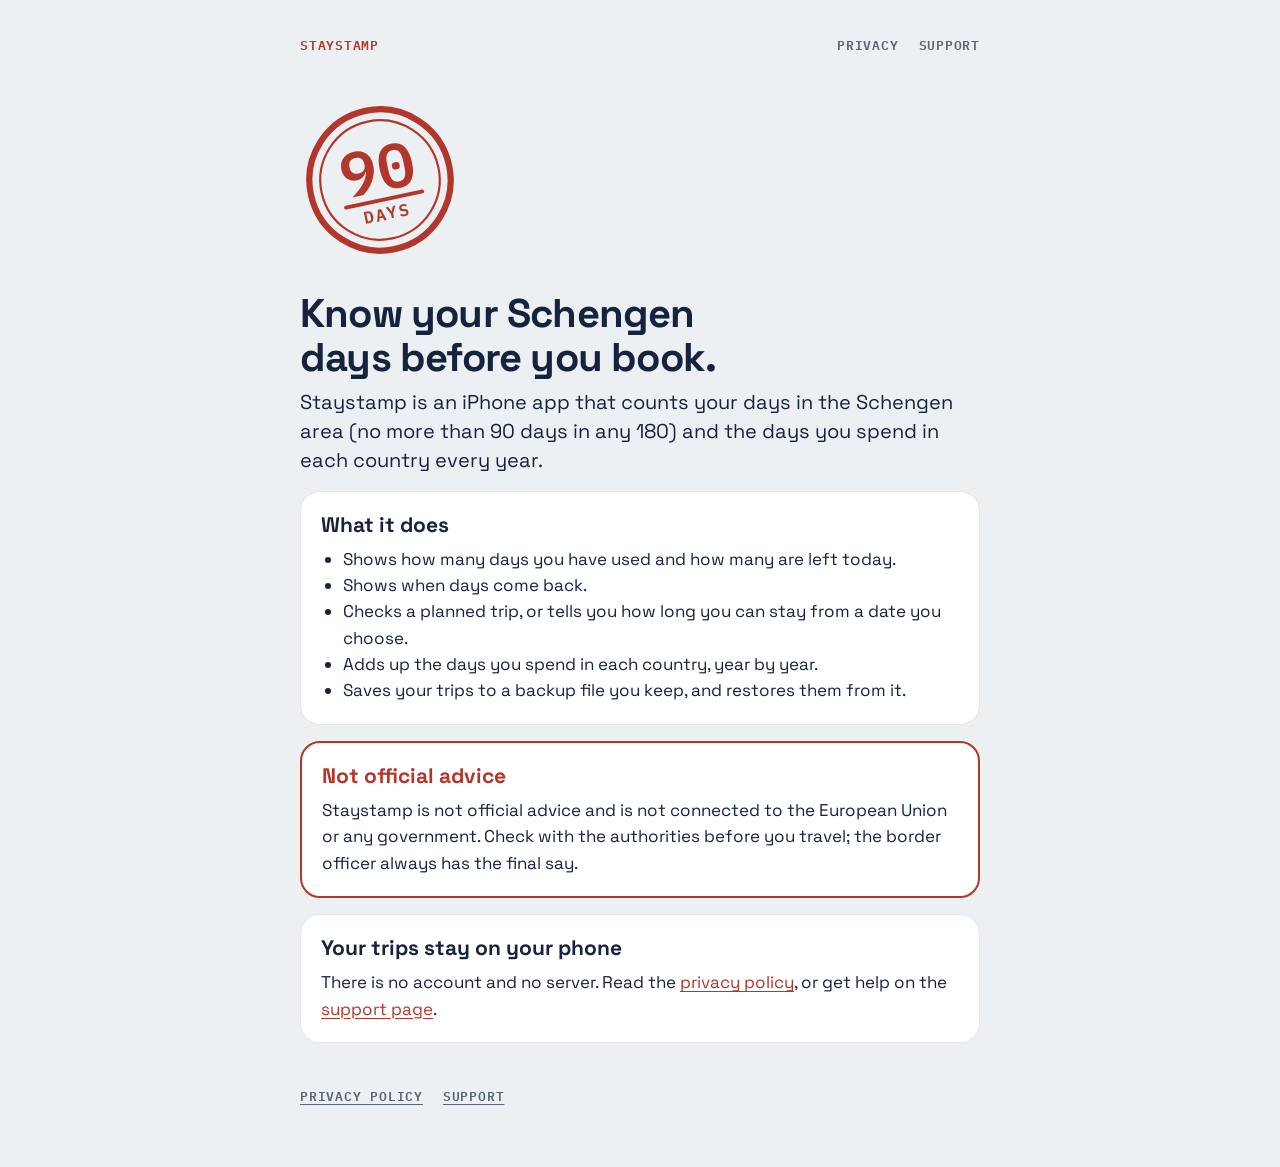
<file: index.html>
<!doctype html>
<html lang="en">
<head>
  <meta charset="utf-8">
  <meta name="viewport" content="width=device-width, initial-scale=1">
  <meta name="description" content="Staystamp counts your Schengen 90/180 days and the days you spend in each country, on your iPhone.">
  <title>Staystamp: Schengen 90/180 day counter</title>
  <link rel="icon" href="icon.png">
  <link rel="stylesheet" href="style.css">
</head>
<body>
<div class="page">
  <header>
    <a class="brand" href="index.html" aria-current="page">Staystamp</a>
    <nav aria-label="Pages">
      <a href="privacy.html">Privacy</a>
      <a href="support.html">Support</a>
    </nav>
  </header>
  <main>
    <svg class="stamp" viewBox="0 0 1024 1024" aria-hidden="true" fill="none" stroke="currentColor">
      <g transform="rotate(-12 512 512)">
        <circle cx="512" cy="512" r="452" stroke-width="40"/>
        <circle cx="512" cy="512" r="382" stroke-width="14"/>
        <path d="M262 640H762" stroke-width="24" stroke-linecap="round"/>
        <text x="512" y="586" text-anchor="middle" font-family="IBM Plex Mono, monospace" font-weight="600" font-size="400" fill="currentColor" stroke="none">90</text>
        <text x="512" y="768" text-anchor="middle" font-family="IBM Plex Mono, monospace" font-weight="600" font-size="108" letter-spacing="12" fill="currentColor" stroke="none">DAYS</text>
      </g>
    </svg>
    <h1>Know your Schengen days before you book.</h1>
    <p class="lead">Staystamp is an iPhone app that counts your days in the Schengen area (no more than 90 days in any 180) and the days you spend in each country every year.</p>

    <section>
      <h2>What it does</h2>
      <ul>
        <li>Shows how many days you have used and how many are left today.</li>
        <li>Shows when days come back.</li>
        <li>Checks a planned trip, or tells you how long you can stay from a date you choose.</li>
        <li>Adds up the days you spend in each country, year by year.</li>
        <li>Saves your trips to a backup file you keep, and restores them from it.</li>
      </ul>
    </section>

    <section class="notice">
      <h2>Not official advice</h2>
      <p>Staystamp is not official advice and is not connected to the European Union or any government. Check with the authorities before you travel; the border officer always has the final say.</p>
    </section>

    <section>
      <h2>Your trips stay on your phone</h2>
      <p>There is no account and no server. Read the <a href="privacy.html">privacy policy</a>, or get help on the <a href="support.html">support page</a>.</p>
    </section>
  </main>
  <footer>
    <a href="privacy.html">Privacy policy</a>
    <a href="support.html">Support</a>
  </footer>
</div>
</body>
</html>
</file>
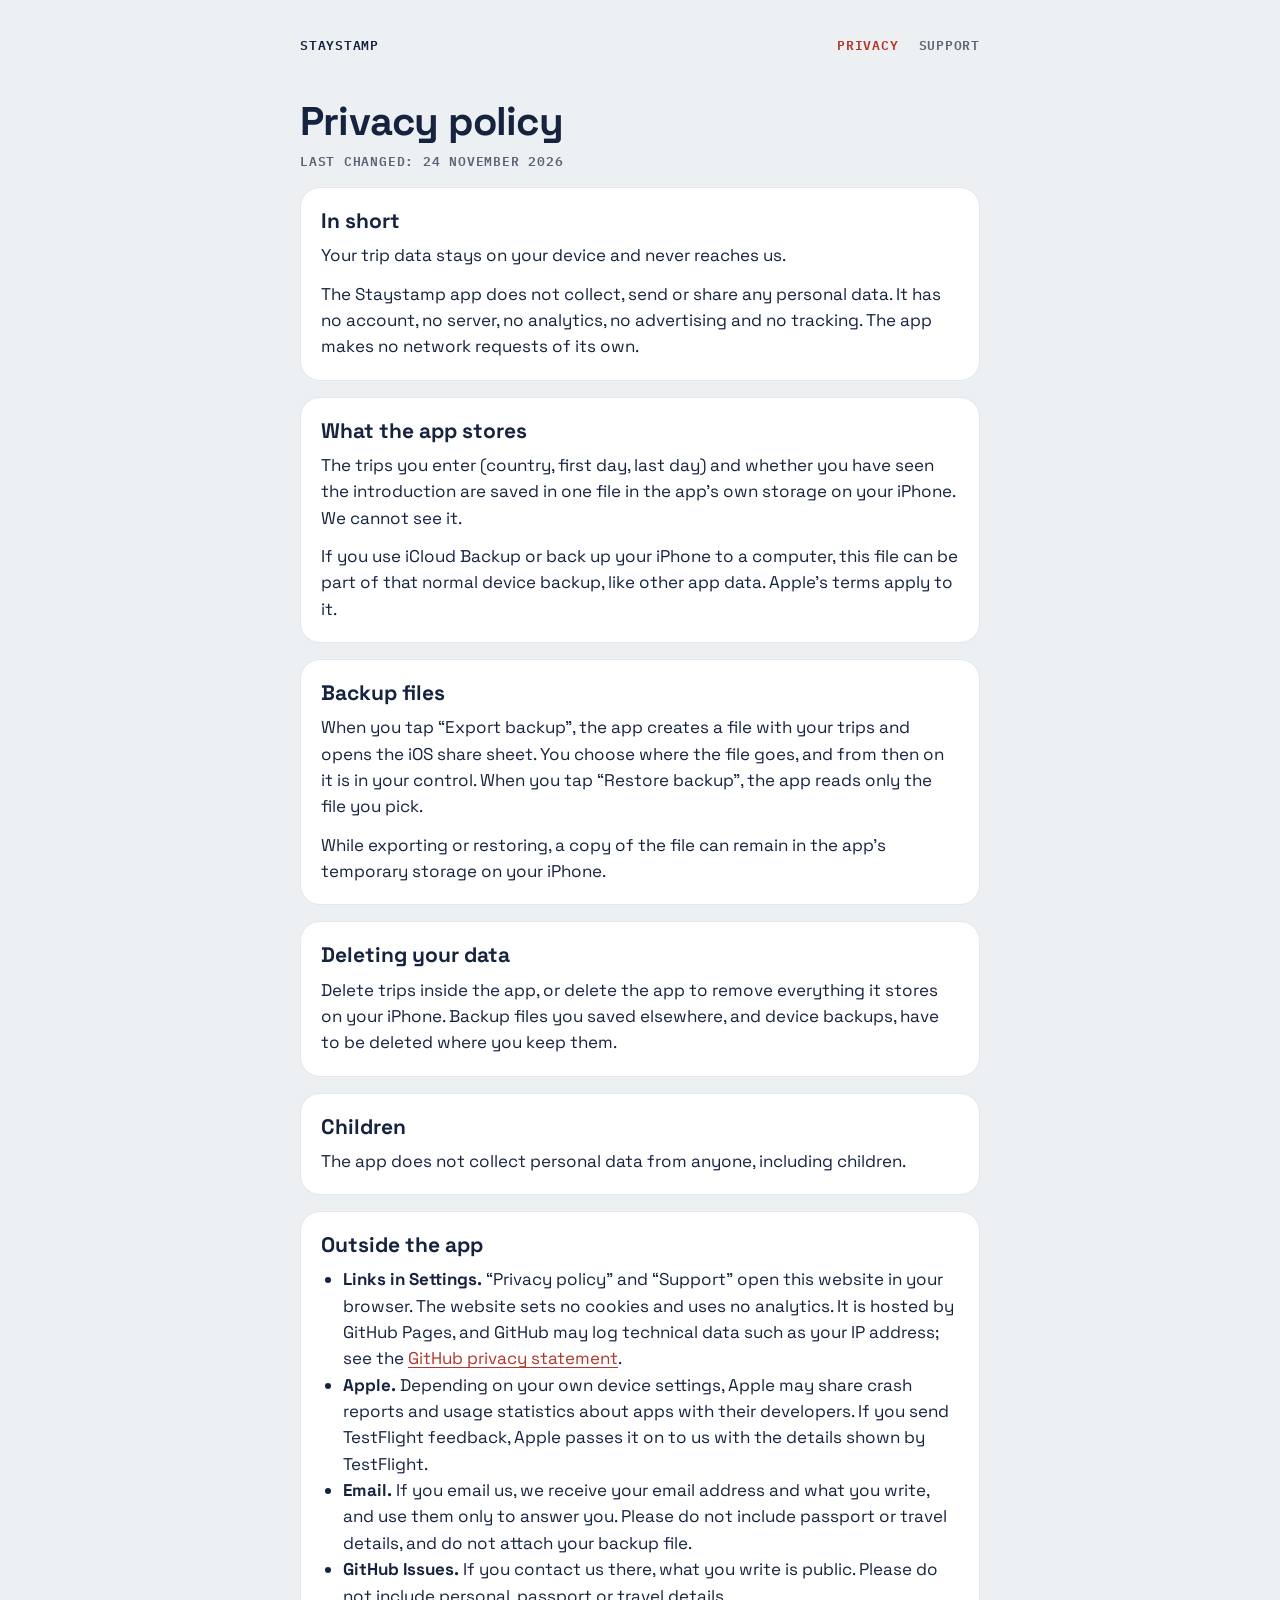
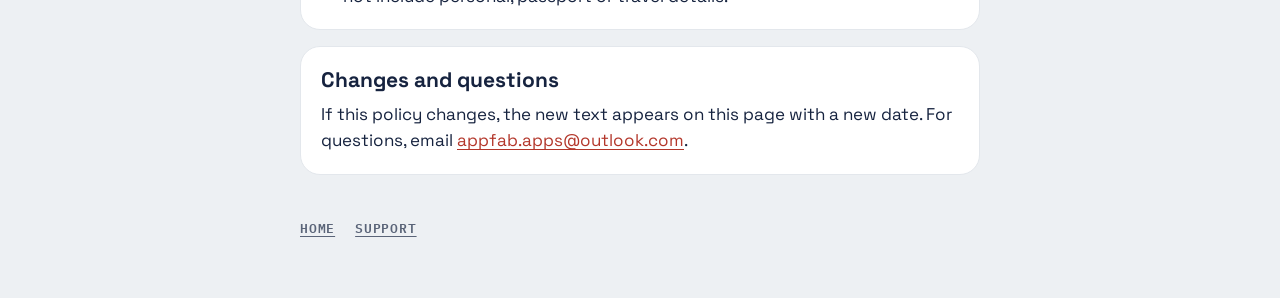
<file: privacy.html>
<!doctype html>
<html lang="en">
<head>
  <meta charset="utf-8">
  <meta name="viewport" content="width=device-width, initial-scale=1">
  <meta name="description" content="Privacy policy of the Staystamp iPhone app: no personal data is collected, sent or shared.">
  <title>Staystamp privacy policy</title>
  <link rel="icon" href="icon.png">
  <link rel="stylesheet" href="style.css">
</head>
<body>
<div class="page">
  <header>
    <a class="brand" href="index.html">Staystamp</a>
    <nav aria-label="Pages">
      <a href="privacy.html" aria-current="page">Privacy</a>
      <a href="support.html">Support</a>
    </nav>
  </header>
  <main>
    <h1>Privacy policy</h1>
    <p class="meta">Last changed: 24 November 2026</p>

    <section>
      <h2>In short</h2>
      <p>Your trip data stays on your device and never reaches us.</p>
      <p>The Staystamp app does not collect, send or share any personal data. It has no account, no server, no analytics, no advertising and no tracking. The app makes no network requests of its own.</p>
    </section>

    <section>
      <h2>What the app stores</h2>
      <p>The trips you enter (country, first day, last day) and whether you have seen the introduction are saved in one file in the app’s own storage on your iPhone. We cannot see it.</p>
      <p>If you use iCloud Backup or back up your iPhone to a computer, this file can be part of that normal device backup, like other app data. Apple’s terms apply to it.</p>
    </section>

    <section>
      <h2>Backup files</h2>
      <p>When you tap “Export backup”, the app creates a file with your trips and opens the iOS share sheet. You choose where the file goes, and from then on it is in your control. When you tap “Restore backup”, the app reads only the file you pick.</p>
      <p>While exporting or restoring, a copy of the file can remain in the app’s temporary storage on your iPhone.</p>
    </section>

    <section>
      <h2>Deleting your data</h2>
      <p>Delete trips inside the app, or delete the app to remove everything it stores on your iPhone. Backup files you saved elsewhere, and device backups, have to be deleted where you keep them.</p>
    </section>

    <section>
      <h2>Children</h2>
      <p>The app does not collect personal data from anyone, including children.</p>
    </section>

    <section>
      <h2>Outside the app</h2>
      <ul>
        <li><strong>Links in Settings.</strong> “Privacy policy” and “Support” open this website in your browser. The website sets no cookies and uses no analytics. It is hosted by GitHub Pages, and GitHub may log technical data such as your IP address; see the <a href="https://docs.github.com/en/site-policy/privacy-policies/github-general-privacy-statement">GitHub privacy statement</a>.</li>
        <li><strong>Apple.</strong> Depending on your own device settings, Apple may share crash reports and usage statistics about apps with their developers. If you send TestFlight feedback, Apple passes it on to us with the details shown by TestFlight.</li>
        <li><strong>Email.</strong> If you email us, we receive your email address and what you write, and use them only to answer you. Please do not include passport or travel details, and do not attach your backup file.</li>
        <li><strong>GitHub Issues.</strong> If you contact us there, what you write is public. Please do not include personal, passport or travel details.</li>
      </ul>
    </section>

    <section>
      <h2>Changes and questions</h2>
      <p>If this policy changes, the new text appears on this page with a new date. For questions, email <a href="mailto:appfab.apps@outlook.com">appfab.apps@outlook.com</a>.</p>
    </section>
  </main>
  <footer>
    <a href="index.html">Home</a>
    <a href="support.html">Support</a>
  </footer>
</div>
</body>
</html>
</file>
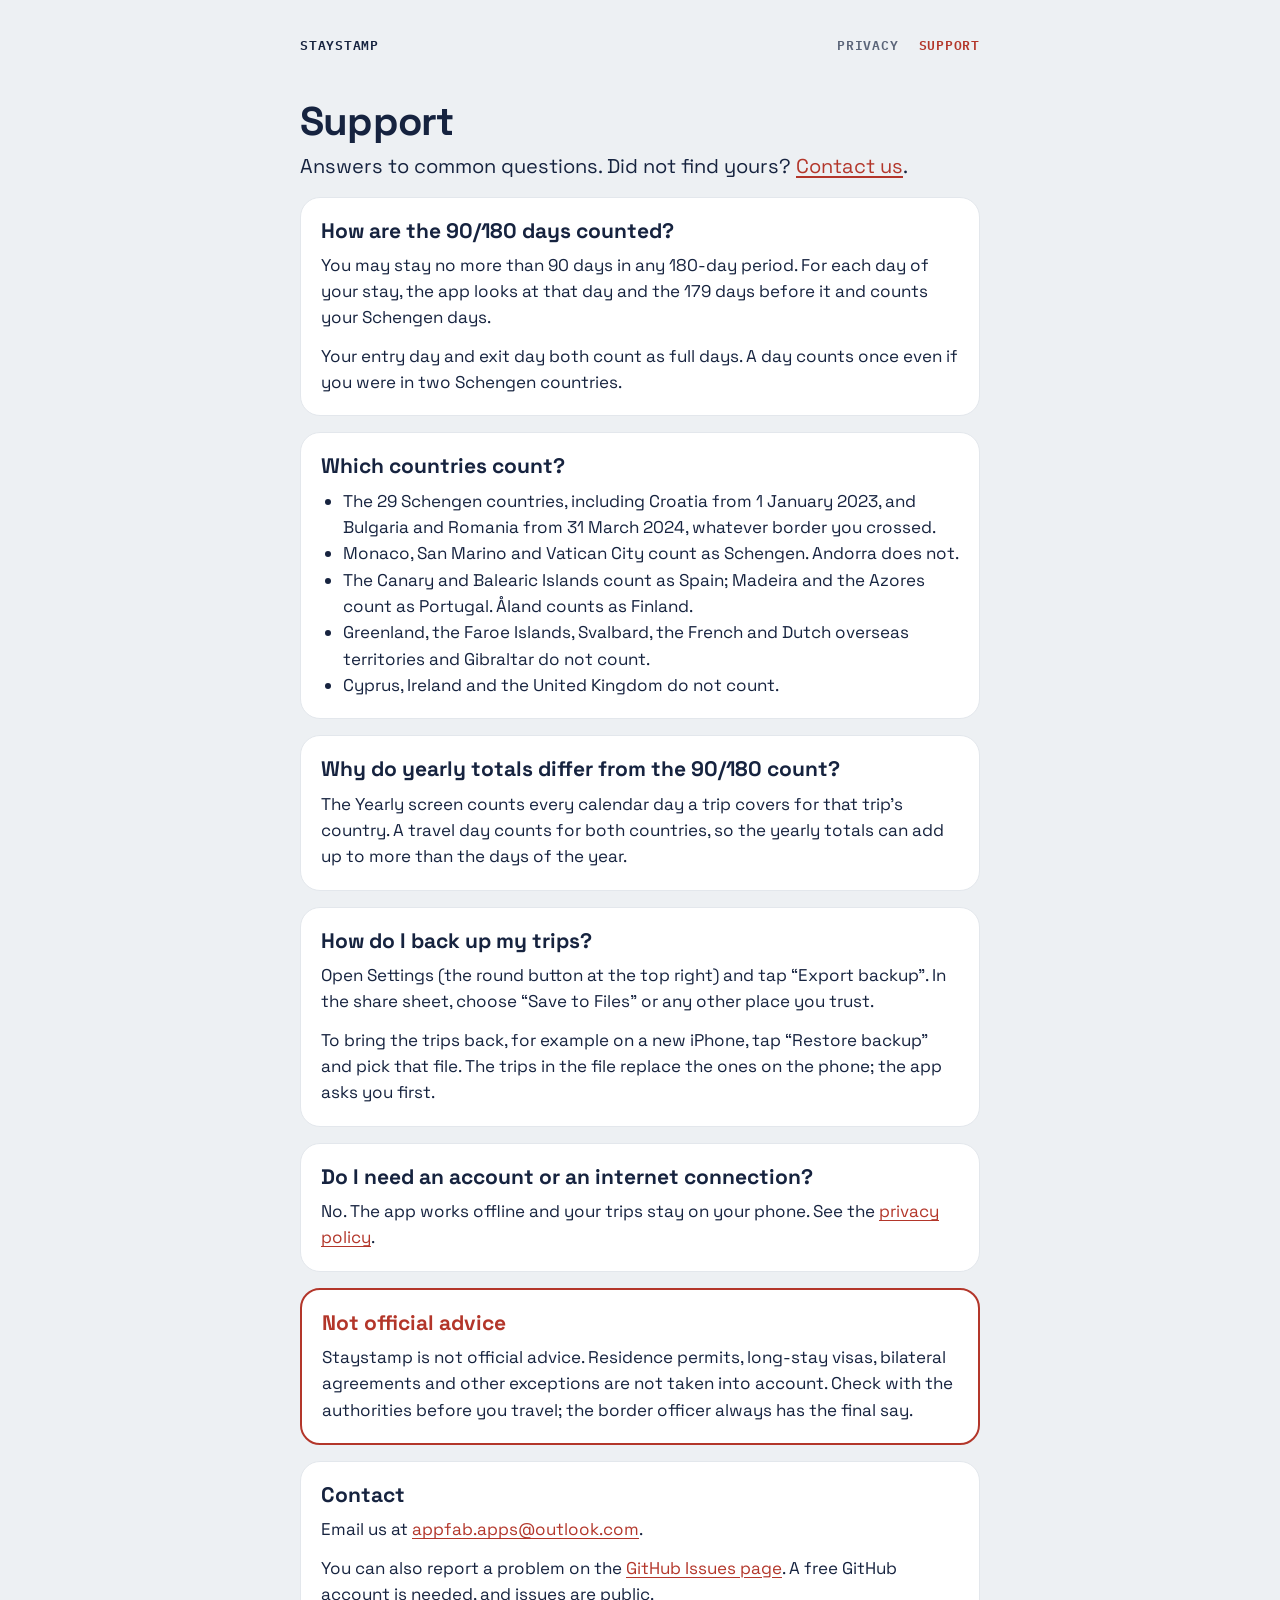
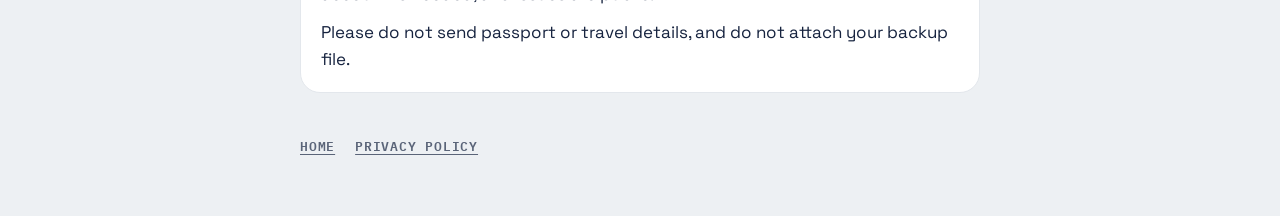
<file: support.html>
<!doctype html>
<html lang="en">
<head>
  <meta charset="utf-8">
  <meta name="viewport" content="width=device-width, initial-scale=1">
  <meta name="description" content="Help for the Staystamp iPhone app: how 90/180 is counted, which countries count, and how to back up your trips.">
  <title>Staystamp support</title>
  <link rel="icon" href="icon.png">
  <link rel="stylesheet" href="style.css">
</head>
<body>
<div class="page">
  <header>
    <a class="brand" href="index.html">Staystamp</a>
    <nav aria-label="Pages">
      <a href="privacy.html">Privacy</a>
      <a href="support.html" aria-current="page">Support</a>
    </nav>
  </header>
  <main>
    <h1>Support</h1>
    <p class="lead">Answers to common questions. Did not find yours? <a href="#contact">Contact us</a>.</p>

    <section>
      <h2>How are the 90/180 days counted?</h2>
      <p>You may stay no more than 90 days in any 180-day period. For each day of your stay, the app looks at that day and the 179 days before it and counts your Schengen days.</p>
      <p>Your entry day and exit day both count as full days. A day counts once even if you were in two Schengen countries.</p>
    </section>

    <section>
      <h2>Which countries count?</h2>
      <ul>
        <li>The 29 Schengen countries, including Croatia from 1 January 2023, and Bulgaria and Romania from 31 March 2024, whatever border you crossed.</li>
        <li>Monaco, San Marino and Vatican City count as Schengen. Andorra does not.</li>
        <li>The Canary and Balearic Islands count as Spain; Madeira and the Azores count as Portugal. Åland counts as Finland.</li>
        <li>Greenland, the Faroe Islands, Svalbard, the French and Dutch overseas territories and Gibraltar do not count.</li>
        <li>Cyprus, Ireland and the United Kingdom do not count.</li>
      </ul>
    </section>

    <section>
      <h2>Why do yearly totals differ from the 90/180 count?</h2>
      <p>The Yearly screen counts every calendar day a trip covers for that trip’s country. A travel day counts for both countries, so the yearly totals can add up to more than the days of the year.</p>
    </section>

    <section>
      <h2>How do I back up my trips?</h2>
      <p>Open Settings (the round button at the top right) and tap “Export backup”. In the share sheet, choose “Save to Files” or any other place you trust.</p>
      <p>To bring the trips back, for example on a new iPhone, tap “Restore backup” and pick that file. The trips in the file replace the ones on the phone; the app asks you first.</p>
    </section>

    <section>
      <h2>Do I need an account or an internet connection?</h2>
      <p>No. The app works offline and your trips stay on your phone. See the <a href="privacy.html">privacy policy</a>.</p>
    </section>

    <section class="notice">
      <h2>Not official advice</h2>
      <p>Staystamp is not official advice. Residence permits, long-stay visas, bilateral agreements and other exceptions are not taken into account. Check with the authorities before you travel; the border officer always has the final say.</p>
    </section>

    <section id="contact">
      <h2>Contact</h2>
      <p>Email us at <a href="mailto:appfab.apps@outlook.com">appfab.apps@outlook.com</a>.</p>
      <p>You can also report a problem on the <a href="https://github.com/appfab-apps/staystamp/issues">GitHub Issues page</a>. A free GitHub account is needed, and issues are public.</p>
      <p>Please do not send passport or travel details, and do not attach your backup file.</p>
    </section>
  </main>
  <footer>
    <a href="index.html">Home</a>
    <a href="privacy.html">Privacy policy</a>
  </footer>
</div>
</body>
</html>
</file>
<file: style.css>
@font-face { font-family: "Space Grotesk"; font-weight: 400; font-display: swap; src: url("fonts/SpaceGrotesk_400Regular.ttf"); }
@font-face { font-family: "Space Grotesk"; font-weight: 700; font-display: swap; src: url("fonts/SpaceGrotesk_700Bold.ttf"); }
@font-face { font-family: "IBM Plex Mono"; font-weight: 600; font-display: swap; src: url("fonts/IBMPlexMono_600SemiBold.ttf"); }

:root {
  color-scheme: light dark;
  --background: #edf0f3;
  --card: #ffffff;
  --ink: #16233f;
  --muted: #5a6478;
  --line: #e3e7ec;
  --red: #b3362a;
}

@media (prefers-color-scheme: dark) {
  :root {
    --background: #0f1626;
    --card: #18223a;
    --ink: #e9edf4;
    --muted: #9aa5b8;
    --line: #27324a;
    --red: #e0644f;
  }
}

* { box-sizing: border-box; }

body {
  margin: 0;
  padding: 24px 16px 48px;
  background: var(--background);
  color: var(--ink);
  font: 400 17px/1.55 "Space Grotesk", system-ui, sans-serif;
}

.page { max-width: 680px; margin: 0 auto; }

header, footer, .meta {
  color: var(--muted);
  font: 600 13px/1.5 "IBM Plex Mono", ui-monospace, monospace;
  letter-spacing: 0.06em;
  text-transform: uppercase;
}

header { display: flex; flex-wrap: wrap; align-items: center; justify-content: space-between; gap: 8px 24px; }
nav { display: flex; flex-wrap: wrap; gap: 0 20px; }
nav a, footer a { display: inline-block; padding: 12px 0; }
header a { text-decoration: none; }
header a[aria-current="page"] { color: var(--red); }
.brand { color: var(--ink); padding: 12px 0; }

h1 { margin: 32px 0 8px; font-size: 40px; line-height: 1.1; letter-spacing: -0.02em; text-wrap: balance; }
h2 { margin: 0 0 8px; font-size: 21px; line-height: 1.25; }
p, ul { margin: 0 0 12px; }
ul { padding-left: 22px; }
section > :last-child { margin-bottom: 0; }

a { color: var(--red); text-underline-offset: 3px; }
header a, footer a { color: var(--muted); }
a:focus-visible { outline: 2px solid var(--red); outline-offset: 3px; }

section { margin-top: 16px; padding: 20px; border: 1px solid var(--line); border-radius: 20px; background: var(--card); }
section.notice { border: 2px solid var(--red); }
section.notice h2 { color: var(--red); }

.stamp { display: block; width: 160px; height: 160px; margin: 32px 0 0; color: var(--red); }
.lead { font-size: 20px; line-height: 1.45; text-wrap: pretty; }
footer { margin-top: 32px; display: flex; flex-wrap: wrap; gap: 0 20px; }
</file>
